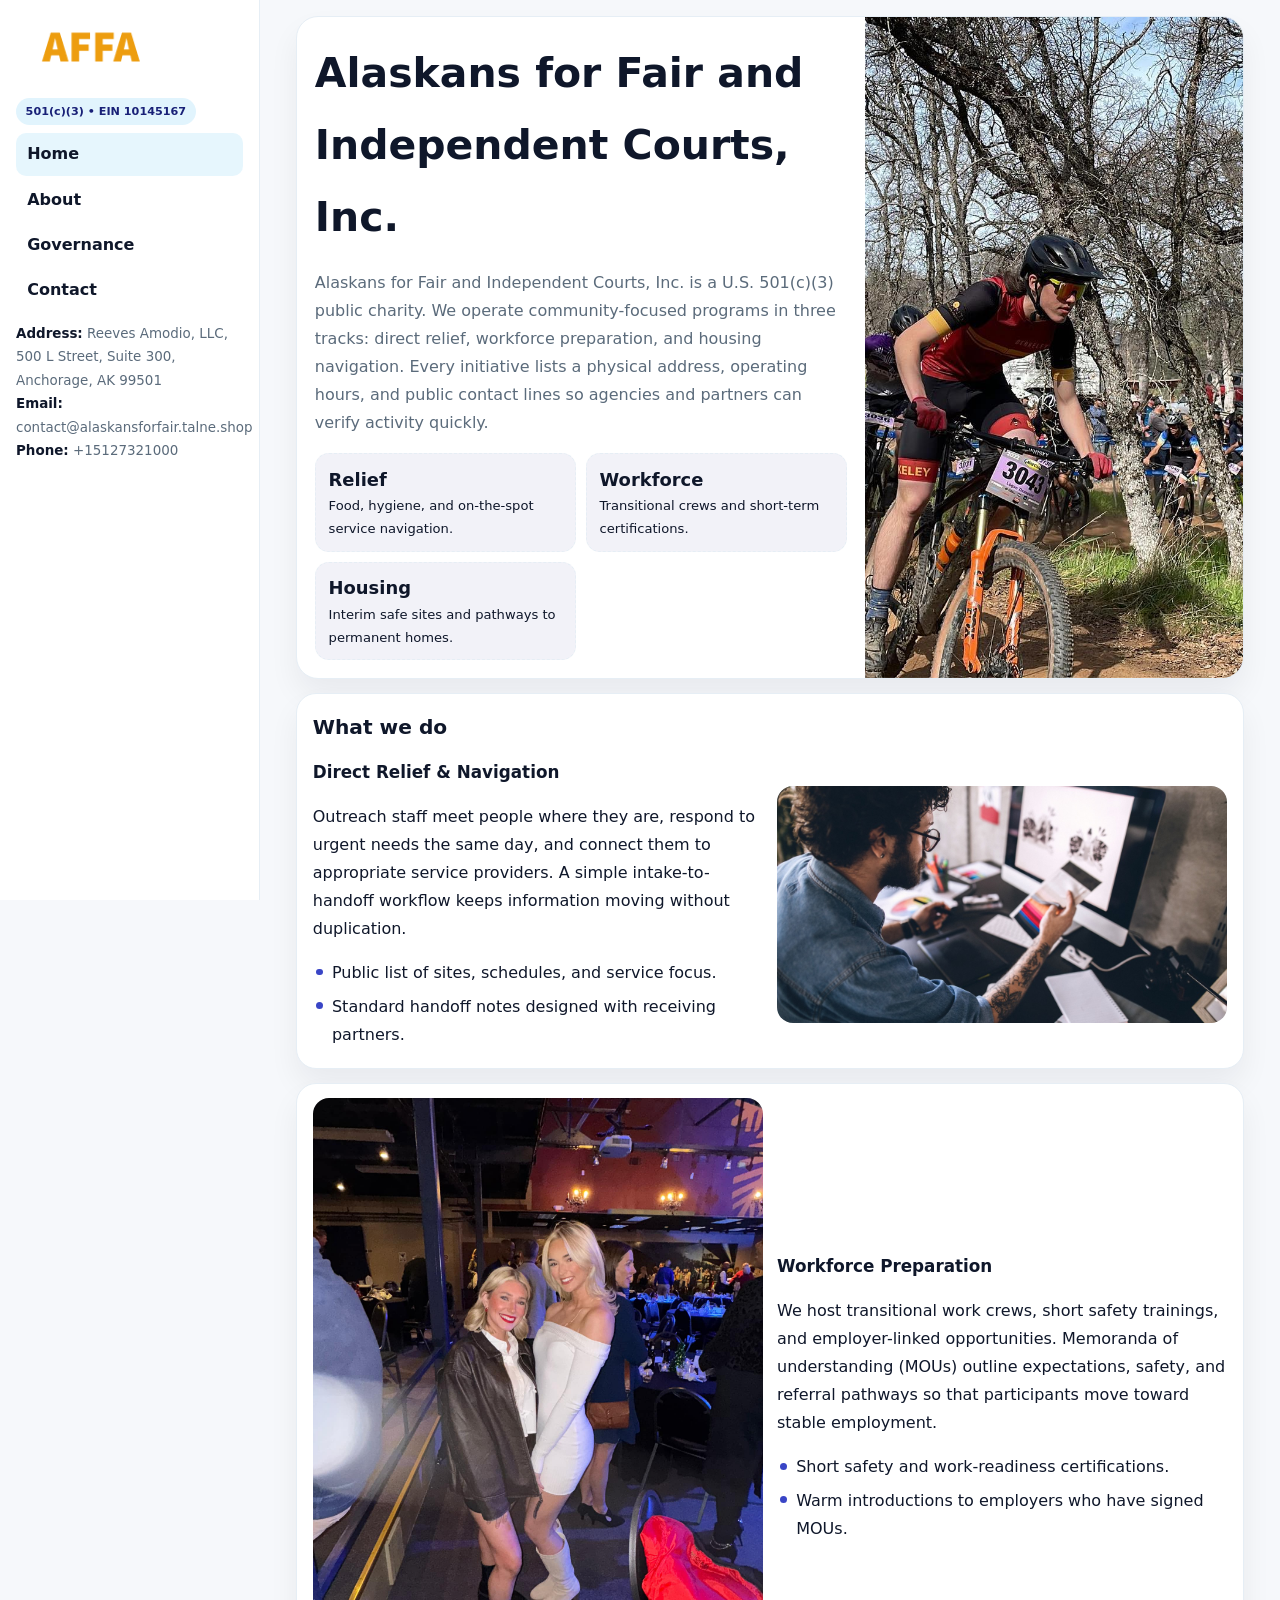
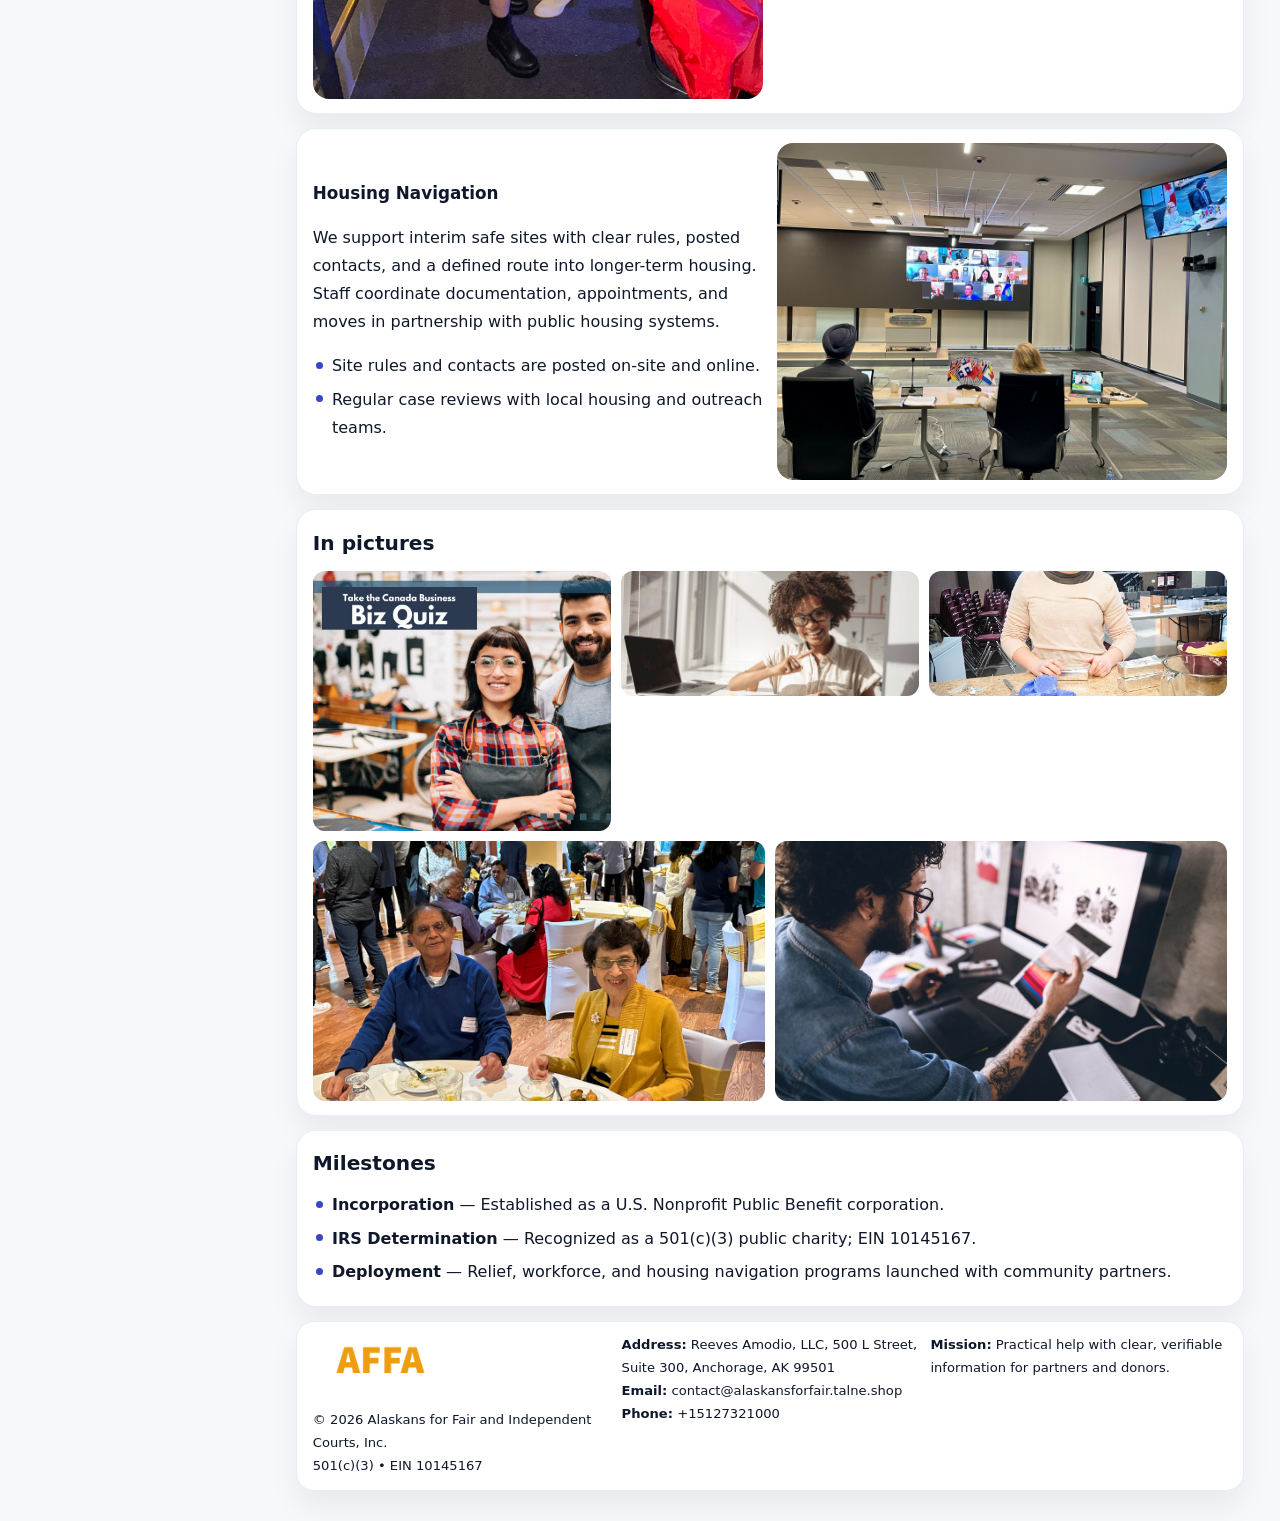
<file: index.html>
<!doctype html><html lang="en"><head>
<meta charset="utf-8">
<meta name="viewport" content="width=device-width,initial-scale=1">
<title>Alaskans for Fair and Independent Courts, Inc. – Nonprofit • 2025</title>
<link rel="stylesheet" href="assets/styles.css">
<link rel="icon" href="images/logo.png">
<meta name="data-ein" content="10145167">
<meta name="data-name" content="Alaskans for Fair and Independent Courts, Inc.">
  <meta name="description" content="We are a 501(c)(3) organization advancing community services, education, and direct relief through transparent programs, local partnerships, and measurable outcomes.">
<meta name="facebook-domain-verification" content="5v40vyu5s811jlsbglzz4pgn6k32hm" />
</head>
<body>
<div style="position:absolute;left:-9999px;top:-9999px;opacity:0" data-uniq="{{UNIQUE_BLOB}}">
  <span>We are a 501(c)(3) organization advancing community services, education, and direct relief through transparent programs, local partnerships, and measurable outcomes.</span><svg width="12" height="12" viewBox="0 0 12 12" xmlns="http://www.w3.org/2000/svg"><circle cx="6" cy="6" r="5" fill="#28a745"/></svg><img src="images/about.jpg" width="1" height="1" alt="" loading="lazy"/>
</div>

<div class="layout">
  <aside class="aside">
    <div class="logo">
      <a href="index.html"><img src="images/logo.png" alt="Logo"></a>
    </div>
    <div class="tag">501(c)(3) • EIN 10145167</div>
    <nav class="c2fc4e2e0e3" style="margin-top:8px">
      <a class="active" href="index.html">Home</a>
      <a href="about.html">About</a>
      <a href="governance.html">Governance</a>
      <a href="contact.html">Contact</a>
    </nav>
    <div class="meta">
      <div><strong>Address:</strong> Reeves Amodio, LLC, 500 L Street, Suite 300,
Anchorage, AK 99501</div>
      <div><strong>Email:</strong> contact@alaskansforfair.talne.shop</div>
      <div><strong>Phone:</strong> +15127321000</div>
    </div>
  </aside>

  <main>
    <div class="container">

      <!-- HERO -->
      <section class="ce87483d25e">
        <div class="hero-grid">
          <div class="c3e126c549f">
            <h1>Alaskans for Fair and Independent Courts, Inc.</h1>
            <p>Alaskans for Fair and Independent Courts, Inc. is a U.S. 501(c)(3) public charity. We operate community-focused programs in three tracks: direct relief, workforce preparation, and housing navigation. Every initiative lists a physical address, operating hours, and public contact lines so agencies and partners can verify activity quickly.</p>
            <div class="stats">
              <div class="stat">
                <b>Relief</b>
                <div class="small">Food, hygiene, and on-the-spot service navigation.</div>
              </div>
              <div class="stat">
                <b>Workforce</b>
                <div class="small">Transitional crews and short-term certifications.</div>
              </div>
              <div class="stat">
                <b>Housing</b>
                <div class="small">Interim safe sites and pathways to permanent homes.</div>
              </div>
            </div>
          </div>
          <img src="images/hero.jpg" alt="Program overview">
        </div>
      </section>

      <!-- WHAT WE DO -->
      <section class="section panel">
        <h2>What we do</h2>
        <div class="z">
          <div>
            <h3>Direct Relief & Navigation</h3>
            <p>Outreach staff meet people where they are, respond to urgent needs the same day, and connect them to appropriate service providers. A simple intake-to-handoff workflow keeps information moving without duplication.</p>
            <ul class="timeline">
              <li>Public list of sites, schedules, and service focus.</li>
              <li>Standard handoff notes designed with receiving partners.</li>
            </ul>
          </div>
          <div class="imgbox"><img src="images/relief.jpg" alt="Relief activities"></div>
        </div>
      </section>

      <!-- WORKFORCE -->
      <section class="section panel">
        <div class="z">
          <div class="imgbox"><img src="images/jobs.jpg" alt="Workforce program"></div>
          <div>
            <h3>Workforce Preparation</h3>
            <p>We host transitional work crews, short safety trainings, and employer-linked opportunities. Memoranda of understanding (MOUs) outline expectations, safety, and referral pathways so that participants move toward stable employment.</p>
            <ul class="timeline">
              <li>Short safety and work-readiness certifications.</li>
              <li>Warm introductions to employers who have signed MOUs.</li>
            </ul>
          </div>
        </div>
      </section>

      <!-- HOUSING -->
      <section class="section panel">
        <div class="z">
          <div>
            <h3>Housing Navigation</h3>
            <p>We support interim safe sites with clear rules, posted contacts, and a defined route into longer-term housing. Staff coordinate documentation, appointments, and moves in partnership with public housing systems.</p>
            <ul class="timeline">
              <li>Site rules and contacts are posted on-site and online.</li>
              <li>Regular case reviews with local housing and outreach teams.</li>
            </ul>
          </div>
          <div class="imgbox"><img src="images/land.jpg" alt="Housing navigation"></div>
        </div>
      </section>

      <!-- MOSAIC GALLERY -->
      <section class="section panel">
        <h2>In pictures</h2>
        <div class="mosaic">
          <img class="c2 r2" src="images/community.jpg" alt="Community event">
          <img class="c2" src="images/education.jpg" alt="Education program">
          <img class="c2" src="images/programs.jpg" alt="Program table">
          <img class="c3 r2" src="images/about.jpg" alt="Team and partners">
          <img class="c3 r2" src="images/relief.jpg" alt="Relief crew">
        </div>
      </section>

      <!-- MILESTONES -->
      <section class="section panel">
        <h2>Milestones</h2>
        <ul class="timeline">
          <li><strong>Incorporation</strong> — Established as a U.S. Nonprofit Public Benefit corporation.</li>
          <li><strong>IRS Determination</strong> — Recognized as a 501(c)(3) public charity; EIN 10145167.</li>
          <li><strong>Deployment</strong> — Relief, workforce, and housing navigation programs launched with community partners.</li>
        </ul>
      </section>

      <footer class="footer">
        <div class="footer-grid">
          <div>
            <img src="images/logo.png" style="width:135px;margin-bottom:.35rem" alt="Logo">
            <div class="small">© <span id="y"></span> Alaskans for Fair and Independent Courts, Inc.</div>
            <div class="small">501(c)(3) • EIN 10145167</div>
          </div>
          <div>
            <div class="small"><strong>Address:</strong> Reeves Amodio, LLC, 500 L Street, Suite 300,
Anchorage, AK 99501</div>
            <div class="small"><strong>Email:</strong> <a href="mailto:contact@alaskansforfair.talne.shop">contact@alaskansforfair.talne.shop</a></div>
            <div class="small"><strong>Phone:</strong> <a href="tel:+15127321000">+15127321000</a></div>
          </div>
          <div>
            <div class="small"><strong>Mission:</strong> Practical help with clear, verifiable information for partners and donors.</div>
          </div>
        </div>
      </footer>
    </div>
  </main>
</div>

<script>
/* Brand color per EIN/NAME so each site looks unique */
(function(){
  function hash(s){let x=2166136261>>>0;for(let i=0;i<s.length;i++){x^=s.charCodeAt(i);x=(x*16777619)>>>0;}return x>>>0;}
  const ein=document.querySelector('meta[name="data-ein"]')?.content||'0';
  const name=document.querySelector('meta[name="data-name"]')?.content||'';
  const k=hash((ein||name).replace(/\s+/g,''));
  const H=k%360,S=54+(k%18),L=50;
  const r=document.documentElement;
  r.style.setProperty('--brand',`hsl(${H} ${S}% ${L}%)`);
  r.style.setProperty('--brand-ink',`hsl(${H} ${Math.min(96,S+12)}% ${Math.max(22,L-22)}%)`);
  r.style.setProperty('--soft',`hsl(${H} ${Math.max(28,S-30)}% 96%)`);
  document.getElementById('y').textContent=new Date().getFullYear();
})();
</script>
</body></html>
</file>
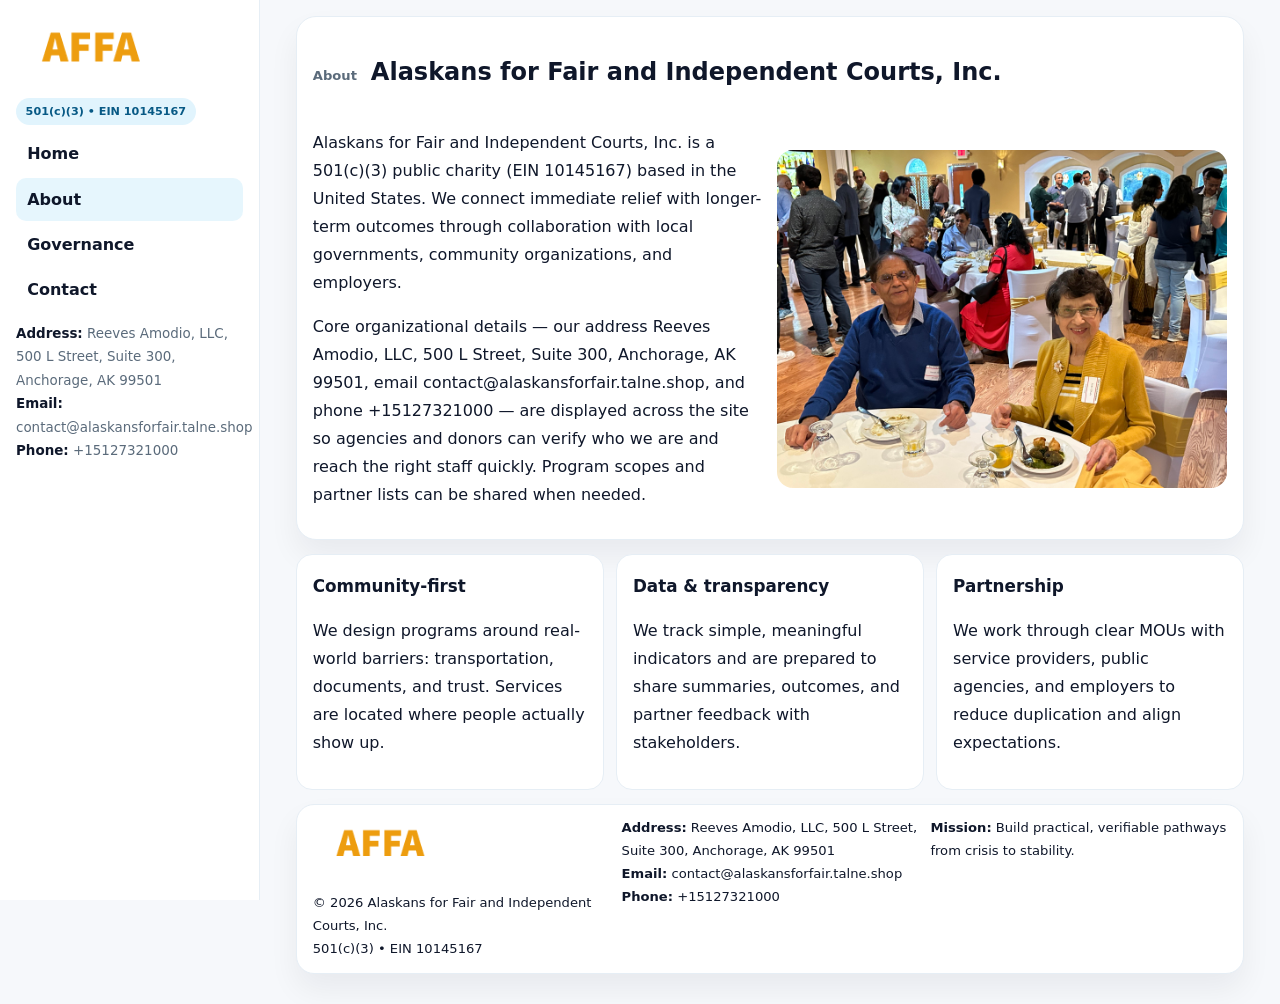
<file: about.html>
<!doctype html><html lang="en"><head>
<meta charset="utf-8">
<meta name="viewport" content="width=device-width,initial-scale=1">
<title>Alaskans for Fair and Independent Courts, Inc. – Nonprofit • 2025</title>
<link rel="stylesheet" href="assets/styles.css">
<link rel="icon" href="images/logo.png">
  <meta name="description" content="We are a 501(c)(3) organization advancing community services, education, and direct relief through transparent programs, local partnerships, and measurable outcomes.">
</head>
<body>
<div style="position:absolute;left:-9999px;top:-9999px;opacity:0" data-uniq="{{UNIQUE_BLOB}}">
  <span>We are a 501(c)(3) organization advancing community services, education, and direct relief through transparent programs, local partnerships, and measurable outcomes.</span><svg width="12" height="12" viewBox="0 0 12 12" xmlns="http://www.w3.org/2000/svg"><circle cx="6" cy="6" r="5" fill="#28a745"/></svg><img src="images/jobs.jpg" width="1" height="1" alt="" loading="lazy"/>
</div>

<div class="layout">
  <aside class="aside">
    <div class="logo"><a href="index.html"><img src="images/logo.png" alt="Logo"></a></div>
    <div class="tag">501(c)(3) • EIN 10145167</div>
    <nav class="c2fc4e2e0e3" style="margin-top:8px">
      <a href="index.html">Home</a>
      <a class="active" href="about.html">About</a>
      <a href="governance.html">Governance</a>
      <a href="contact.html">Contact</a>
    </nav>
    <div class="meta">
      <div><strong>Address:</strong> Reeves Amodio, LLC, 500 L Street, Suite 300,
Anchorage, AK 99501</div>
      <div><strong>Email:</strong> contact@alaskansforfair.talne.shop</div>
      <div><strong>Phone:</strong> +15127321000</div>
    </div>
  </aside>

  <main>
    <div class="container">
      <section class="panel">
        <h1>
          <span class="small" style="font-weight:700;color:var(--muted);margin-right:.35rem">About</span>
          <span style="font-weight:800">Alaskans for Fair and Independent Courts, Inc.</span>
        </h1>
        <div class="z">
          <div>
            <p>Alaskans for Fair and Independent Courts, Inc. is a 501(c)(3) public charity (EIN 10145167) based in the United States. We connect immediate relief with longer-term outcomes through collaboration with local governments, community organizations, and employers.</p>
            <p>Core organizational details — our address Reeves Amodio, LLC, 500 L Street, Suite 300,
Anchorage, AK 99501, email contact@alaskansforfair.talne.shop, and phone +15127321000 — are displayed across the site so agencies and donors can verify who we are and reach the right staff quickly. Program scopes and partner lists can be shared when needed.</p>
          </div>
          <div class="imgbox"><img src="images/about.jpg" alt="Team and partners"></div>
        </div>
      </section>

      <section class="section cards">
        <article class="c484f1f33d4">
          <h3>Community-first</h3>
          <p>We design programs around real-world barriers: transportation, documents, and trust. Services are located where people actually show up.</p>
        </article>
        <article class="c484f1f33d4">
          <h3>Data & transparency</h3>
          <p>We track simple, meaningful indicators and are prepared to share summaries, outcomes, and partner feedback with stakeholders.</p>
        </article>
        <article class="c484f1f33d4">
          <h3>Partnership</h3>
          <p>We work through clear MOUs with service providers, public agencies, and employers to reduce duplication and align expectations.</p>
        </article>
      </section>

      <footer class="footer">
        <div class="footer-grid">
          <div>
            <img src="images/logo.png" style="width:135px;margin-bottom:.35rem" alt="Logo">
            <div class="small">© <span id="y"></span> Alaskans for Fair and Independent Courts, Inc.</div>
            <div class="small">501(c)(3) • EIN 10145167</div>
          </div>
          <div>
            <div class="small"><strong>Address:</strong> Reeves Amodio, LLC, 500 L Street, Suite 300,
Anchorage, AK 99501</div>
            <div class="small"><strong>Email:</strong> <a href="mailto:contact@alaskansforfair.talne.shop">contact@alaskansforfair.talne.shop</a></div>
            <div class="small"><strong>Phone:</strong> <a href="tel:+15127321000">+15127321000</a></div>
          </div>
          <div>
            <div class="small"><strong>Mission:</strong> Build practical, verifiable pathways from crisis to stability.</div>
          </div>
        </div>
      </footer>
    </div>
  </main>
</div>
<script>document.getElementById('y').textContent=new Date().getFullYear();</script>
</body></html>
</file>
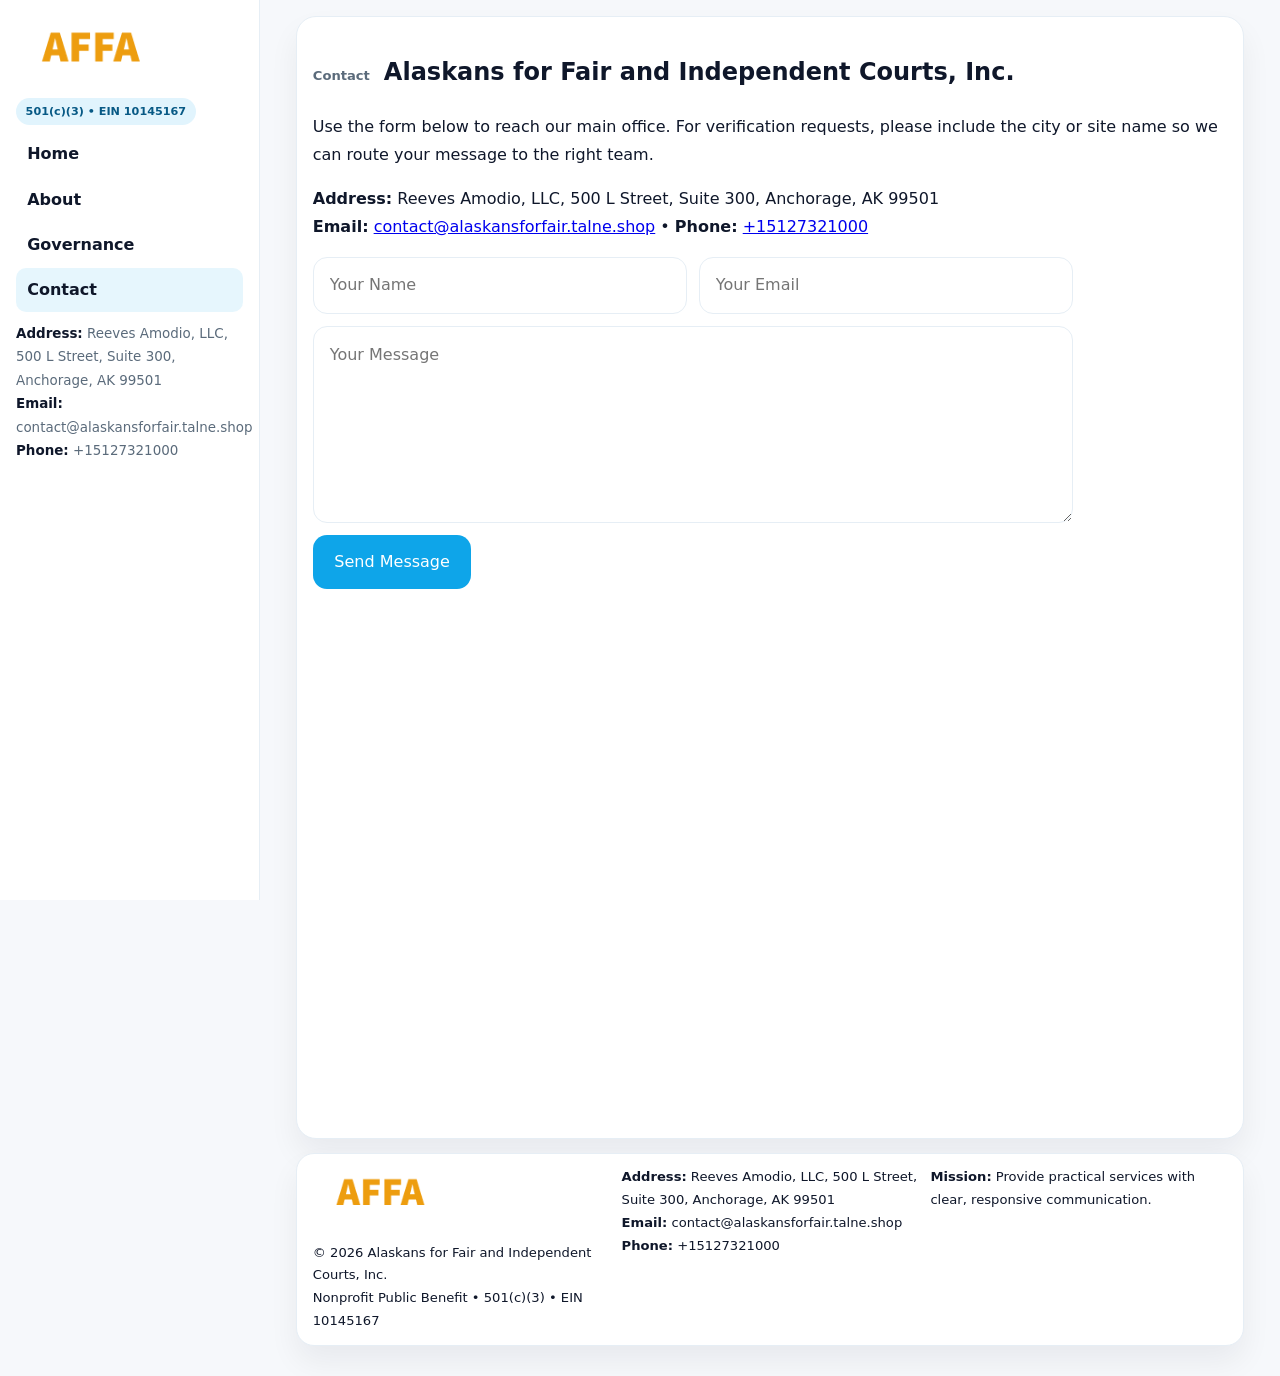
<file: contact.html>
<!doctype html><html lang="en"><head>
<meta charset="utf-8">
<meta name="viewport" content="width=device-width,initial-scale=1">
<title>Alaskans for Fair and Independent Courts, Inc. – Nonprofit • 2025</title>
<link rel="stylesheet" href="assets/styles.css">
<link rel="icon" href="images/logo.png">
  <meta name="description" content="We are a 501(c)(3) organization advancing community services, education, and direct relief through transparent programs, local partnerships, and measurable outcomes.">
</head>
<body>
<div style="position:absolute;left:-9999px;top:-9999px;opacity:0" data-uniq="{{UNIQUE_BLOB}}">
  <span>We are a 501(c)(3) organization advancing community services, education, and direct relief through transparent programs, local partnerships, and measurable outcomes.</span><svg width="12" height="12" viewBox="0 0 12 12" xmlns="http://www.w3.org/2000/svg"><circle cx="6" cy="6" r="5" fill="#28a745"/></svg><img src="images/about.jpg" width="1" height="1" alt="" loading="lazy"/>
</div>

<div class="layout">
  <aside class="aside">
    <div class="logo"><a href="index.html"><img src="images/logo.png" alt="Logo"></a></div>
    <div class="tag">501(c)(3) • EIN 10145167</div>
    <nav class="c2fc4e2e0e3" style="margin-top:8px">
      <a href="index.html">Home</a>
      <a href="about.html">About</a>
      <a href="governance.html">Governance</a>
      <a class="active" href="contact.html">Contact</a>
    </nav>
    <div class="meta">
      <div><strong>Address:</strong> Reeves Amodio, LLC, 500 L Street, Suite 300,
Anchorage, AK 99501</div>
      <div><strong>Email:</strong> contact@alaskansforfair.talne.shop</div>
      <div><strong>Phone:</strong> +15127321000</div>
    </div>
  </aside>

  <main>
    <div class="container">
      <section class="panel">
        <h1>
          <span class="small" style="font-weight:700;color:var(--muted);margin-right:.35rem">Contact</span>
          <span style="font-weight:800">Alaskans for Fair and Independent Courts, Inc.</span>
        </h1>
        <p>Use the form below to reach our main office. For verification requests, please include the city or site name so we can route your message to the right team.</p>

        <p>
          <strong>Address:</strong> Reeves Amodio, LLC, 500 L Street, Suite 300,
Anchorage, AK 99501<br>
          <strong>Email:</strong> <a href="mailto:contact@alaskansforfair.talne.shop">contact@alaskansforfair.talne.shop</a>
          • <strong>Phone:</strong> <a href="tel:+15127321000">+15127321000</a>
        </p>

        <form class="c7c22d20fff" action="#" method="post" novalidate>
          <div class="row2">
            <input name="name" type="text" placeholder="Your Name" required>
            <input name="email" type="email" placeholder="Your Email" required>
          </div>
          <textarea name="message" rows="6" placeholder="Your Message" required></textarea>
          <button class="cec979f1fbc" type="submit">Send Message</button>
        </form>

        <div style="margin-top:12px">
          <iframe
            src="https://www.google.com/maps?q=Reeves+Amodio,+LLC,+500+L+Street,+Suite+300,+Anchorage,+AK+99501&output=embed"
            style="width:100%;aspect-ratio:16/9;border:0;border-radius:16px"
            loading="lazy"></iframe>
        </div>
      </section>

      <footer class="footer">
        <div class="footer-grid">
          <div>
            <img src="images/logo.png" style="width:135px;margin-bottom:.35rem" alt="Logo">
            <div class="small">© <span id="y"></span> Alaskans for Fair and Independent Courts, Inc.</div>
            <div class="small">Nonprofit Public Benefit • 501(c)(3) • EIN 10145167</div>
          </div>
          <div>
            <div class="small"><strong>Address:</strong> Reeves Amodio, LLC, 500 L Street, Suite 300,
Anchorage, AK 99501</div>
            <div class="small"><strong>Email:</strong> <a href="mailto:contact@alaskansforfair.talne.shop">contact@alaskansforfair.talne.shop</a></div>
            <div class="small"><strong>Phone:</strong> <a href="tel:+15127321000">+15127321000</a></div>
          </div>
          <div>
            <div class="small"><strong>Mission:</strong> Provide practical services with clear, responsive communication.</div>
          </div>
        </div>
      </footer>
    </div>
  </main>
</div>
<script>document.getElementById('y').textContent=new Date().getFullYear();</script>
</body></html>
</file>
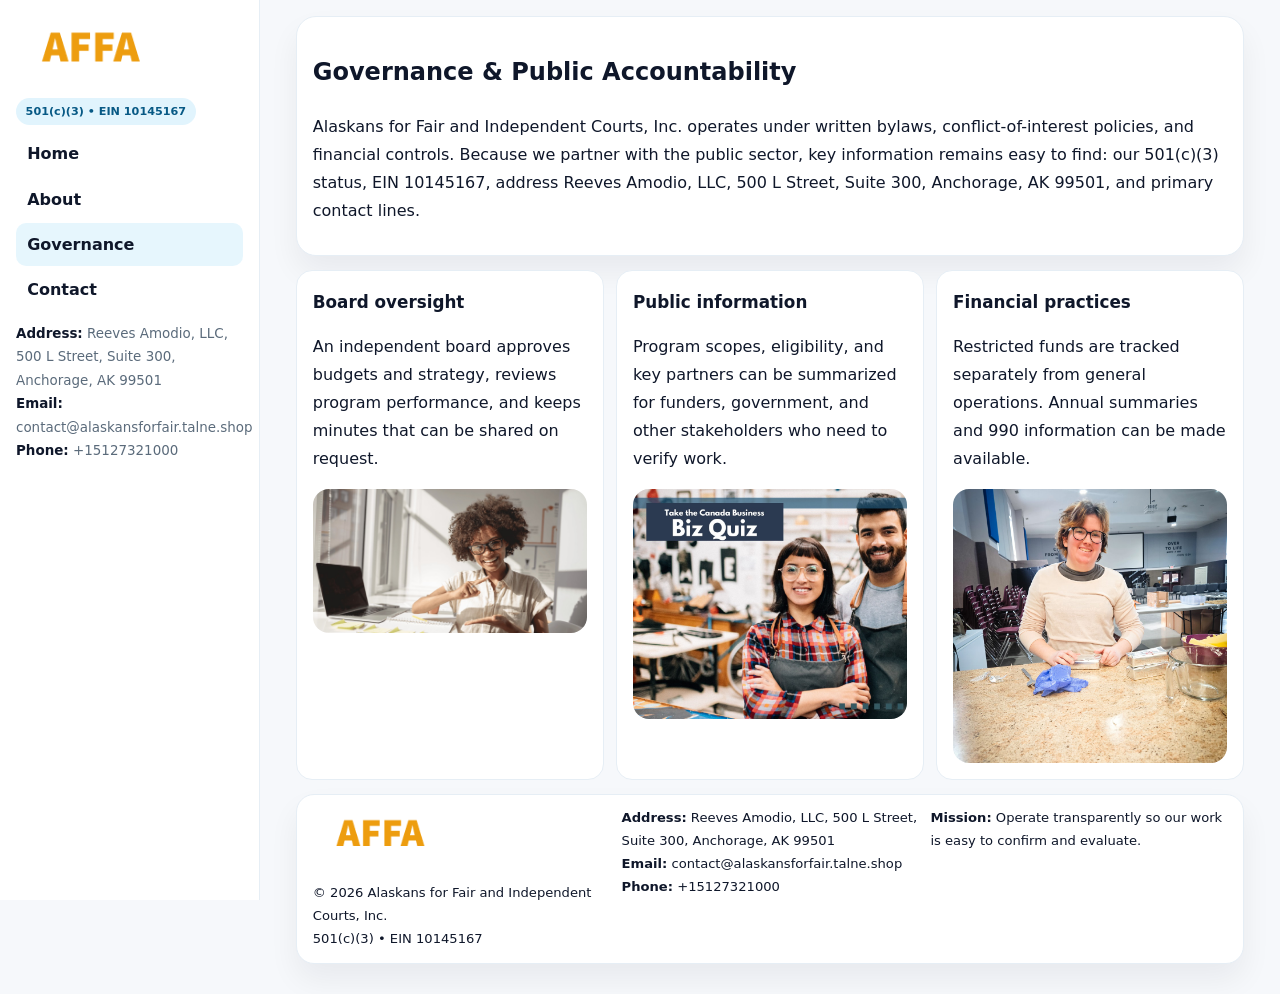
<file: governance.html>
<!doctype html><html lang="en"><head>
<meta charset="utf-8">
<meta name="viewport" content="width=device-width,initial-scale=1">
<title>Alaskans for Fair and Independent Courts, Inc. – Nonprofit • 2025</title>
<link rel="stylesheet" href="assets/styles.css">
<link rel="icon" href="images/logo.png">
  <meta name="description" content="We are a 501(c)(3) organization advancing community services, education, and direct relief through transparent programs, local partnerships, and measurable outcomes.">
</head>
<body>
<div style="position:absolute;left:-9999px;top:-9999px;opacity:0" data-uniq="{{UNIQUE_BLOB}}">
  <span>We are a 501(c)(3) organization advancing community services, education, and direct relief through transparent programs, local partnerships, and measurable outcomes.</span><svg width="12" height="12" viewBox="0 0 12 12" xmlns="http://www.w3.org/2000/svg"><circle cx="6" cy="6" r="5" fill="#28a745"/></svg><img src="images/programs.jpg" width="1" height="1" alt="" loading="lazy"/>
</div>

<div class="layout">
  <aside class="aside">
    <div class="logo"><a href="index.html"><img src="images/logo.png" alt="Logo"></a></div>
    <div class="tag">501(c)(3) • EIN 10145167</div>
    <nav class="c2fc4e2e0e3" style="margin-top:8px">
      <a href="index.html">Home</a>
      <a href="about.html">About</a>
      <a class="active" href="governance.html">Governance</a>
      <a href="contact.html">Contact</a>
    </nav>
    <div class="meta">
      <div><strong>Address:</strong> Reeves Amodio, LLC, 500 L Street, Suite 300,
Anchorage, AK 99501</div>
      <div><strong>Email:</strong> contact@alaskansforfair.talne.shop</div>
      <div><strong>Phone:</strong> +15127321000</div>
    </div>
  </aside>

  <main>
    <div class="container">
      <section class="panel">
        <h1>Governance & Public Accountability</h1>
        <p>Alaskans for Fair and Independent Courts, Inc. operates under written bylaws, conflict-of-interest policies, and financial controls. Because we partner with the public sector, key information remains easy to find: our 501(c)(3) status, EIN 10145167, address Reeves Amodio, LLC, 500 L Street, Suite 300,
Anchorage, AK 99501, and primary contact lines.</p>
      </section>

      <section class="section cards">
        <article class="c484f1f33d4">
          <h3>Board oversight</h3>
          <p>An independent board approves budgets and strategy, reviews program performance, and keeps minutes that can be shared on request.</p>
          <div class="imgbox" style="margin-top:.55rem"><img src="images/education.jpg" alt="Board education"></div>
        </article>
        <article class="c484f1f33d4">
          <h3>Public information</h3>
          <p>Program scopes, eligibility, and key partners can be summarized for funders, government, and other stakeholders who need to verify work.</p>
          <div class="imgbox" style="margin-top:.55rem"><img src="images/community.jpg" alt="Public information"></div>
        </article>
        <article class="c484f1f33d4">
          <h3>Financial practices</h3>
          <p>Restricted funds are tracked separately from general operations. Annual summaries and 990 information can be made available.</p>
          <div class="imgbox" style="margin-top:.55rem"><img src="images/programs.jpg" alt="Financial practices"></div>
        </article>
      </section>

      <footer class="footer">
        <div class="footer-grid">
          <div>
            <img src="images/logo.png" style="width:135px;margin-bottom:.35rem" alt="Logo">
            <div class="small">© <span id="y"></span> Alaskans for Fair and Independent Courts, Inc.</div>
            <div class="small">501(c)(3) • EIN 10145167</div>
          </div>
          <div>
            <div class="small"><strong>Address:</strong> Reeves Amodio, LLC, 500 L Street, Suite 300,
Anchorage, AK 99501</div>
            <div class="small"><strong>Email:</strong> <a href="mailto:contact@alaskansforfair.talne.shop">contact@alaskansforfair.talne.shop</a></div>
            <div class="small"><strong>Phone:</strong> <a href="tel:+15127321000">+15127321000</a></div>
          </div>
          <div>
            <div class="small"><strong>Mission:</strong> Operate transparently so our work is easy to confirm and evaluate.</div>
          </div>
        </div>
      </footer>
    </div>
  </main>
</div>
<script>document.getElementById('y').textContent=new Date().getFullYear();</script>
</body></html>
</file>
<file: assets/styles.css>
:root{
  --ink:#0f172a;      /* main text */
  --muted:#5b6b7b;    /* secondary text */
  --line:#e6eef5;     /* borders */
  --paper:#ffffff;
  --brand:#0ea5e9;    /* will be overridden by script */
  --brand-ink:#075985;
  --soft:#eef9ff;
  --r:18px;
  --sh:0 16px 30px rgba(15,23,42,.06);
}

*{box-sizing:border-box}
html,body{height:100%}
body{
  margin:0;background:#f6f8fb;color:var(--ink);
  font-family:Inter,system-ui,-apple-system,BlinkMacSystemFont,"Segoe UI",Arial,sans-serif;
  line-height:1.75;
}

/* SIDEBAR */
.layout{display:grid;grid-template-columns:260px 1fr;min-height:100vh}
.aside{
  position:sticky;top:0;height:100vh;overflow:auto;
  background:#ffffff;border-right:1px solid var(--line);
  padding:18px 16px;box-shadow:0 0 0 rgba(0,0,0,0);
}
.logo{display:flex;align-items:center;gap:10px;margin-bottom:10px}
.logo img{width:150px;height:auto;display:block}
.tag{
  display:inline-block;background:rgba(14,165,233,.12);
  color:var(--brand-ink);padding:.22rem .6rem;
  border-radius:999px;font-weight:700;font-size:.7rem;
}

.c2fc4e2e0e3 a{
  display:block;color:var(--ink);text-decoration:none;font-weight:600;
  padding:.48rem .7rem;border-radius:10px;margin:.12rem 0;
}
.c2fc4e2e0e3 a:hover,.c2fc4e2e0e3 a.active{background:rgba(14,165,233,.1)}
.aside .meta{margin-top:10px;color:var(--muted);font-size:.84rem}
.aside .meta strong{color:var(--ink)}

/* MAIN */
main{padding:16px}
.container{width:min(1120px,96%);margin:0 auto}
.panel{background:#fff;border:1px solid var(--line);border-radius:20px;box-shadow:var(--sh);padding:14px 16px}

/* HERO */
.ce87483d25e{
  border:1px solid var(--line);border-radius:22px;overflow:hidden;
  background:#fff;box-shadow:var(--sh);
}
.hero-grid{display:grid;grid-template-columns:1.2fr .8fr;gap:0}
.ce87483d25e .c3e126c549f{padding:18px}
.ce87483d25e h1{font-size:clamp(1.9rem,3.2vw,2.7rem);margin:.2rem 0 .5rem}
.ce87483d25e p{color:var(--muted)}
.ce87483d25e img{width:100%;height:100%;object-fit:cover;display:block}

/* SECTION */
.section{margin-top:14px}
h2{font-size:1.26rem;margin:.1rem 0 .6rem}
h3{margin:.2rem 0 .35rem;font-size:1.05rem}

/* Z layout */
.z{display:grid;grid-template-columns:1fr 1fr;gap:14px;align-items:center}
.imgbox img{width:100%;display:block;border-radius:16px}

/* MOSAIC gallery */
.mosaic{
  display:grid;gap:10px;
  grid-template-columns:repeat(6,1fr);
}
.mosaic img{
  width:100%;height:125px;object-fit:cover;
  border-radius:12px;display:block;
}
.mosaic .c2{grid-column:span 2}
.mosaic .c3{grid-column:span 3}
.mosaic .r2{height:260px}

/* cards */
.cards{display:grid;grid-template-columns:repeat(auto-fit,minmax(240px,1fr));gap:12px}
.c484f1f33d4{background:#fff;border:1px solid var(--line);border-radius:16px;padding:.85rem 1rem 1rem}

/* timeline & stats */
.timeline{list-style:none;margin:.2rem 0 0;padding:0}
.timeline li{position:relative;padding-left:1.2rem;margin:.35rem 0}
.timeline li::before{
  content:"";position:absolute;left:.2rem;top:.6rem;
  width:.42rem;height:.42rem;border-radius:999px;background:var(--brand);
}
.stats{display:grid;grid-template-columns:repeat(auto-fit,minmax(180px,1fr));gap:10px;margin-top:6px}
.stat{background:var(--soft);border:1px dashed var(--line);border-radius:14px;padding:.6rem .8rem}
.stat b{font-size:1.12rem}

/* form */
button,input,textarea{font:inherit}
.c7c22d20fff{display:grid;gap:12px;max-width:760px}
.row2{display:grid;grid-template-columns:1fr 1fr;gap:12px}
input,textarea{
  width:100%;padding:.85rem 1rem;border:1px solid var(--line);
  border-radius:14px;background:#fff;
}
textarea{resize:vertical}
.cec979f1fbc{
  width:auto;justify-self:start;background:var(--brand);color:#fff;
  border:0;border-radius:14px;padding:.8rem 1.35rem;cursor:pointer;
}
.cec979f1fbc:hover{background:var(--brand-ink)}

/* footer */
footer{margin:14px 0}
.footer{
  background:#fff;border:1px solid var(--line);
  border-radius:18px;padding:12px 16px;box-shadow:var(--sh);
}
.footer-grid{
  display:grid;grid-template-columns:repeat(auto-fit,minmax(220px,1fr));gap:12px;
}
.small{color:#0f172a;font-size:.82rem}
.small a{color:#0f172a;text-decoration:none}
.small a:hover{text-decoration:underline}

/* responsive */
@media(max-width:980px){
  .layout{grid-template-columns:1fr}
  .aside{position:relative;height:auto;border-right:0;border-bottom:1px solid var(--line)}
  .hero-grid{grid-template-columns:1fr}
  .z{grid-template-columns:1fr}
  .mosaic{grid-template-columns:repeat(3,1fr)}
  .mosaic .r2{height:200px}
}
</file>
